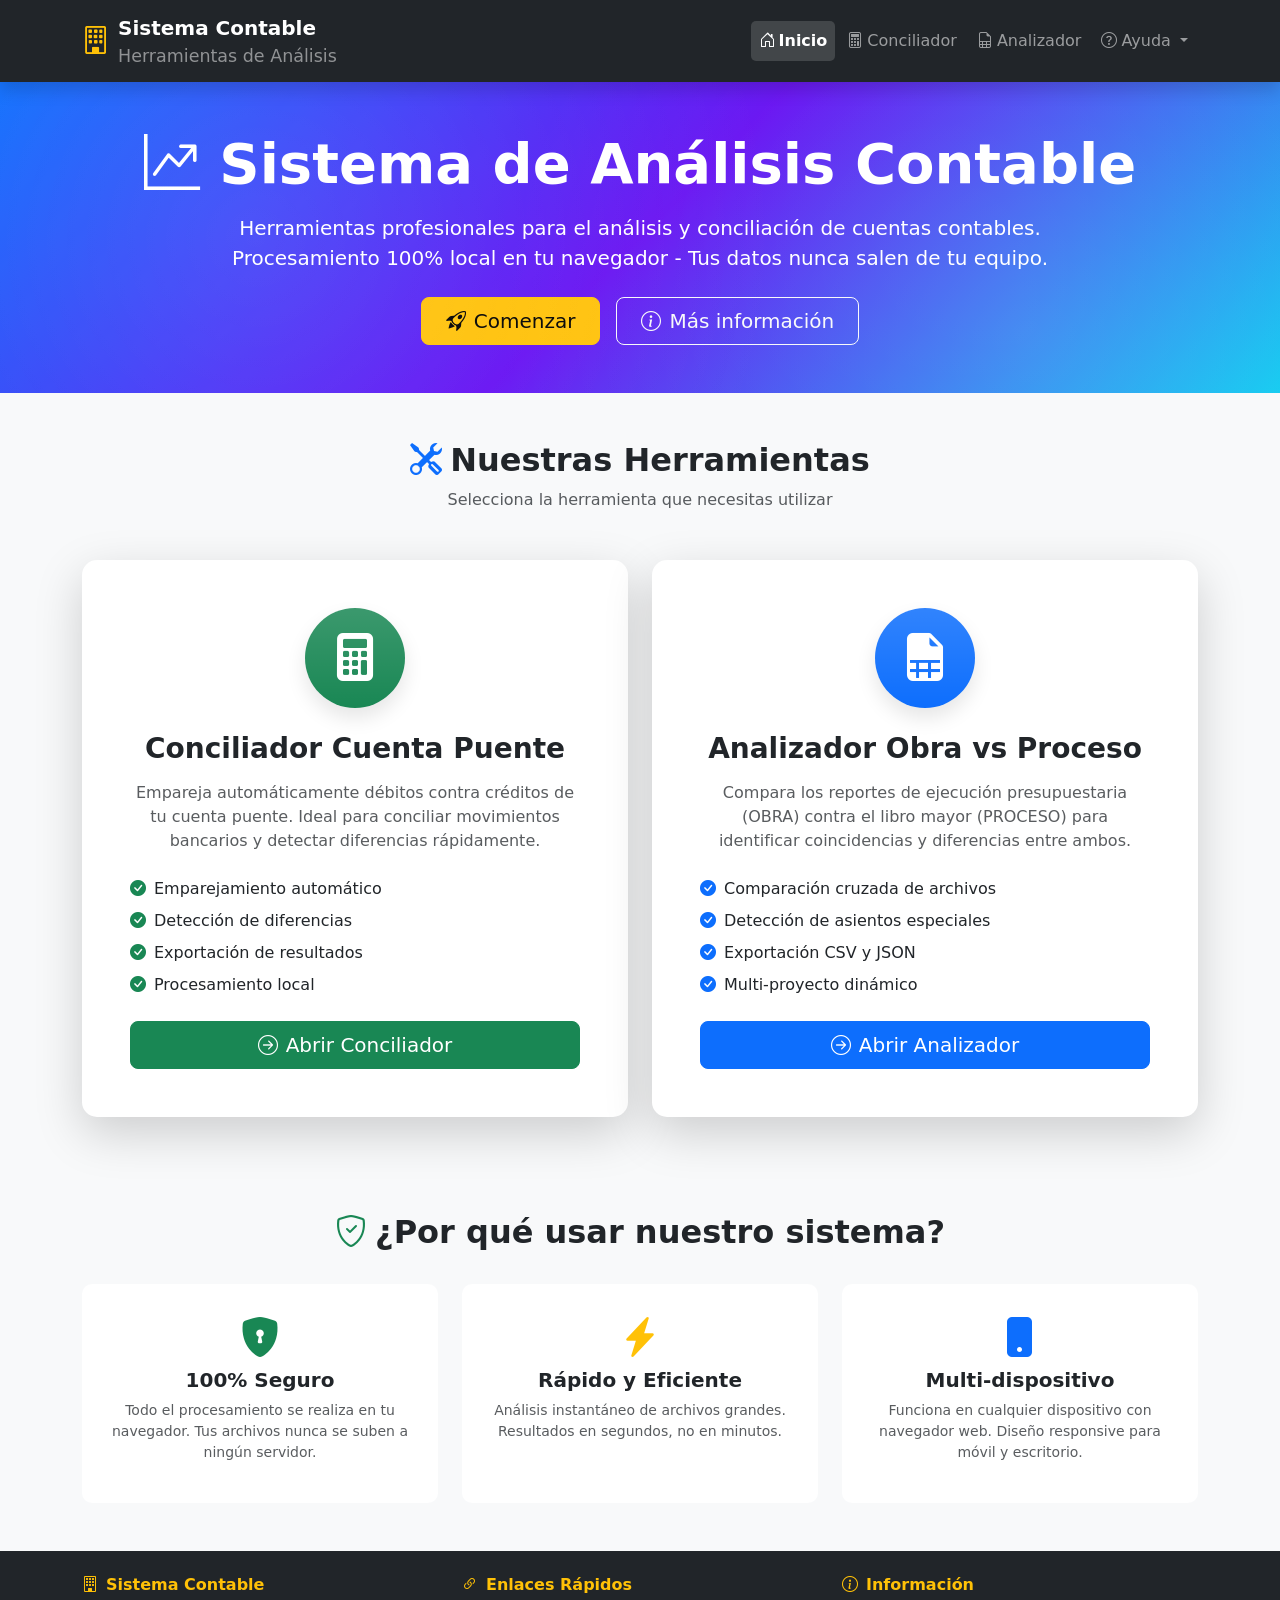
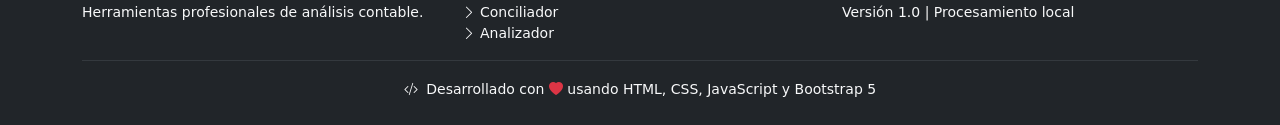
<file: index.html>
<!DOCTYPE html>
<html lang="es">
<head>
    <meta charset="UTF-8">
    <meta name="viewport" content="width=device-width, initial-scale=1.0">
    <title>Sistema Contable - Panel Principal</title>
    <link href="https://cdn.jsdelivr.net/npm/bootstrap@5.3.3/dist/css/bootstrap.min.css" rel="stylesheet">
    <link rel="stylesheet" href="https://cdn.jsdelivr.net/npm/bootstrap-icons@1.11.3/font/bootstrap-icons.css">
    <link href="css/dashboard.css" rel="stylesheet">
</head>
<body class="d-flex flex-column min-vh-100 bg-light">

    <!-- ============================================ -->
    <!-- NAVBAR COMPARTIDO -->
    <!-- ============================================ -->
    <nav class="navbar navbar-expand-lg navbar-dark bg-dark shadow sticky-top">
        <div class="container">
            <a class="navbar-brand d-flex align-items-center" href="index.html">
                <i class="bi bi-building fs-3 me-2 text-warning"></i>
                <div>
                    <div class="fw-bold">Sistema Contable</div>
                    <small class="text-white-50 d-none d-md-block">Herramientas de Análisis</small>
                </div>
            </a>
            <button class="navbar-toggler" type="button" data-bs-toggle="collapse" data-bs-target="#navbarMain">
                <span class="navbar-toggler-icon"></span>
            </button>
            <div class="collapse navbar-collapse" id="navbarMain">
                <ul class="navbar-nav ms-auto">
                    <li class="nav-item">
                        <a class="nav-link active" href="index.html">
                            <i class="bi bi-house-door me-1"></i>Inicio
                        </a>
                    </li>
                    <li class="nav-item">
                        <a class="nav-link" href="conciliador.html">
                            <i class="bi bi-calculator me-1"></i>Conciliador
                        </a>
                    </li>
                    <li class="nav-item">
                        <a class="nav-link" href="analizador.html">
                            <i class="bi bi-file-earmark-spreadsheet me-1"></i>Analizador
                        </a>
                    </li>
                    <li class="nav-item dropdown">
                        <a class="nav-link dropdown-toggle" href="#" role="button" data-bs-toggle="dropdown">
                            <i class="bi bi-question-circle me-1"></i>Ayuda
                        </a>
                        <ul class="dropdown-menu dropdown-menu-end">
                            <li><a class="dropdown-item" href="#"><i class="bi bi-book me-2"></i>Documentación</a></li>
                            <li><a class="dropdown-item" href="#"><i class="bi bi-info-circle me-2"></i>Acerca de</a></li>
                        </ul>
                    </li>
                </ul>
            </div>
        </div>
    </nav>

    <!-- ============================================ -->
    <!-- HERO SECTION -->
    <!-- ============================================ -->
    <section class="hero-section text-white text-center py-5">
        <div class="container">
            <h1 class="display-4 fw-bold mb-3">
                <i class="bi bi-graph-up-arrow"></i> Sistema de Análisis Contable
            </h1>
            <p class="lead mb-4">
                Herramientas profesionales para el análisis y conciliación de cuentas contables.
                <br>Procesamiento 100% local en tu navegador - Tus datos nunca salen de tu equipo.
            </p>
            <div class="d-flex justify-content-center gap-3 flex-wrap">
                <a href="#herramientas" class="btn btn-warning btn-lg px-4">
                    <i class="bi bi-rocket-takeoff me-2"></i>Comenzar
                </a>
                <a href="#info" class="btn btn-outline-light btn-lg px-4">
                    <i class="bi bi-info-circle me-2"></i>Más información
                </a>
            </div>
        </div>
    </section>

    <!-- ============================================ -->
    <!-- CONTENIDO PRINCIPAL -->
    <!-- ============================================ -->
    <main class="flex-grow-1">
        <div class="container py-5" id="herramientas">
            
            <!-- Título de sección -->
            <div class="text-center mb-5">
                <h2 class="fw-bold">
                    <i class="bi bi-tools text-primary me-2"></i>Nuestras Herramientas
                </h2>
                <p class="text-muted">Selecciona la herramienta que necesitas utilizar</p>
            </div>

            <!-- Tarjetas de herramientas -->
            <div class="row g-4">
                
                <!-- Tarjeta 1: Conciliador -->
                <div class="col-md-6">
                    <div class="card tool-card h-100 border-0 shadow-lg">
                        <div class="card-body p-5 text-center">
                            <div class="icon-wrapper bg-success bg-gradient mb-4">
                                <i class="bi bi-calculator-fill"></i>
                            </div>
                            <h3 class="card-title fw-bold mb-3">Conciliador Cuenta Puente</h3>
                            <p class="card-text text-muted mb-4">
                                Empareja automáticamente débitos contra créditos de tu cuenta puente. 
                                Ideal para conciliar movimientos bancarios y detectar diferencias rápidamente.
                            </p>
                            <ul class="list-unstyled text-start mb-4">
                                <li class="mb-2"><i class="bi bi-check-circle-fill text-success me-2"></i>Emparejamiento automático</li>
                                <li class="mb-2"><i class="bi bi-check-circle-fill text-success me-2"></i>Detección de diferencias</li>
                                <li class="mb-2"><i class="bi bi-check-circle-fill text-success me-2"></i>Exportación de resultados</li>
                                <li class="mb-2"><i class="bi bi-check-circle-fill text-success me-2"></i>Procesamiento local</li>
                            </ul>
                            <a href="conciliador.html" class="btn btn-success btn-lg w-100">
                                <i class="bi bi-arrow-right-circle me-2"></i>Abrir Conciliador
                            </a>
                        </div>
                    </div>
                </div>

                <!-- Tarjeta 2: Analizador -->
                <div class="col-md-6">
                    <div class="card tool-card h-100 border-0 shadow-lg">
                        <div class="card-body p-5 text-center">
                            <div class="icon-wrapper bg-primary bg-gradient mb-4">
                                <i class="bi bi-file-earmark-spreadsheet-fill"></i>
                            </div>
                            <h3 class="card-title fw-bold mb-3">Analizador Obra vs Proceso</h3>
                            <p class="card-text text-muted mb-4">
                                Compara los reportes de ejecución presupuestaria (OBRA) contra el libro mayor 
                                (PROCESO) para identificar coincidencias y diferencias entre ambos.
                            </p>
                            <ul class="list-unstyled text-start mb-4">
                                <li class="mb-2"><i class="bi bi-check-circle-fill text-primary me-2"></i>Comparación cruzada de archivos</li>
                                <li class="mb-2"><i class="bi bi-check-circle-fill text-primary me-2"></i>Detección de asientos especiales</li>
                                <li class="mb-2"><i class="bi bi-check-circle-fill text-primary me-2"></i>Exportación CSV y JSON</li>
                                <li class="mb-2"><i class="bi bi-check-circle-fill text-primary me-2"></i>Multi-proyecto dinámico</li>
                            </ul>
                            <a href="analizador.html" class="btn btn-primary btn-lg w-100">
                                <i class="bi bi-arrow-right-circle me-2"></i>Abrir Analizador
                            </a>
                        </div>
                    </div>
                </div>
            </div>

            <!-- Sección de características -->
            <div class="row mt-5 pt-5" id="info">
                <div class="col-12 text-center mb-4">
                    <h2 class="fw-bold">
                        <i class="bi bi-shield-check text-success me-2"></i>¿Por qué usar nuestro sistema?
                    </h2>
                </div>
                <div class="col-md-4">
                    <div class="card border-0 h-100 feature-card">
                        <div class="card-body text-center p-4">
                            <i class="bi bi-shield-lock-fill fs-1 text-success mb-3"></i>
                            <h5 class="fw-bold">100% Seguro</h5>
                            <p class="text-muted small">
                                Todo el procesamiento se realiza en tu navegador. 
                                Tus archivos nunca se suben a ningún servidor.
                            </p>
                        </div>
                    </div>
                </div>
                <div class="col-md-4">
                    <div class="card border-0 h-100 feature-card">
                        <div class="card-body text-center p-4">
                            <i class="bi bi-lightning-charge-fill fs-1 text-warning mb-3"></i>
                            <h5 class="fw-bold">Rápido y Eficiente</h5>
                            <p class="text-muted small">
                                Análisis instantáneo de archivos grandes. 
                                Resultados en segundos, no en minutos.
                            </p>
                        </div>
                    </div>
                </div>
                <div class="col-md-4">
                    <div class="card border-0 h-100 feature-card">
                        <div class="card-body text-center p-4">
                            <i class="bi bi-phone-fill fs-1 text-primary mb-3"></i>
                            <h5 class="fw-bold">Multi-dispositivo</h5>
                            <p class="text-muted small">
                                Funciona en cualquier dispositivo con navegador web. 
                                Diseño responsive para móvil y escritorio.
                            </p>
                        </div>
                    </div>
                </div>
            </div>

        </div>
    </main>

    <!-- ============================================ -->
    <!-- FOOTER COMPARTIDO -->
    <!-- ============================================ -->
    <footer class="bg-dark text-white py-4 mt-auto">
        <div class="container">
            <div class="row">
                <div class="col-md-4 mb-3 mb-md-0">
                    <h6 class="fw-bold text-warning">
                        <i class="bi bi-building me-2"></i>Sistema Contable
                    </h6>
                    <p class="small mb-0 text-light">
                        Herramientas profesionales de análisis contable.
                    </p>
                </div>
                <div class="col-md-4 mb-3 mb-md-0">
                    <h6 class="fw-bold text-warning">
                        <i class="bi bi-link-45deg me-2"></i>Enlaces Rápidos
                    </h6>
                    <ul class="list-unstyled small mb-0">
                        <li><a href="conciliador.html" class="text-light text-decoration-none"><i class="bi bi-chevron-right me-1"></i>Conciliador</a></li>
                        <li><a href="analizador.html" class="text-light text-decoration-none"><i class="bi bi-chevron-right me-1"></i>Analizador</a></li>
                    </ul>
                </div>
                <div class="col-md-4">
                    <h6 class="fw-bold text-warning">
                        <i class="bi bi-info-circle me-2"></i>Información
                    </h6>
                    <p class="small mb-0 text-light">
                        Versión 1.0 | Procesamiento local
                    </p>
                </div>
            </div>
            <hr class="my-3 border-secondary">
            <div class="text-center">
                <small class="text-light">
                    <i class="bi bi-code-slash me-1"></i>
                    Desarrollado con <i class="bi bi-heart-fill text-danger"></i> usando HTML, CSS, JavaScript y Bootstrap 5
                </small>
            </div>
        </div>
    </footer>

    <!-- Botón volver arriba -->
    <button id="btnTop" class="btn btn-primary shadow" style="display: none; position: fixed; bottom: 30px; right: 30px; z-index: 1000; border-radius: 50%; width: 50px; height: 50px;" onclick="window.scrollTo({top: 0, behavior: 'smooth'})">
        <i class="bi bi-arrow-up"></i>
    </button>

    <script src="https://cdn.jsdelivr.net/npm/bootstrap@5.3.3/dist/js/bootstrap.bundle.min.js"></script>
    <script>
        window.addEventListener('scroll', () => {
            const btnTop = document.getElementById('btnTop');
            btnTop.style.display = window.scrollY > 300 ? 'block' : 'none';
        });
    </script>
</body>
</html>
</file>
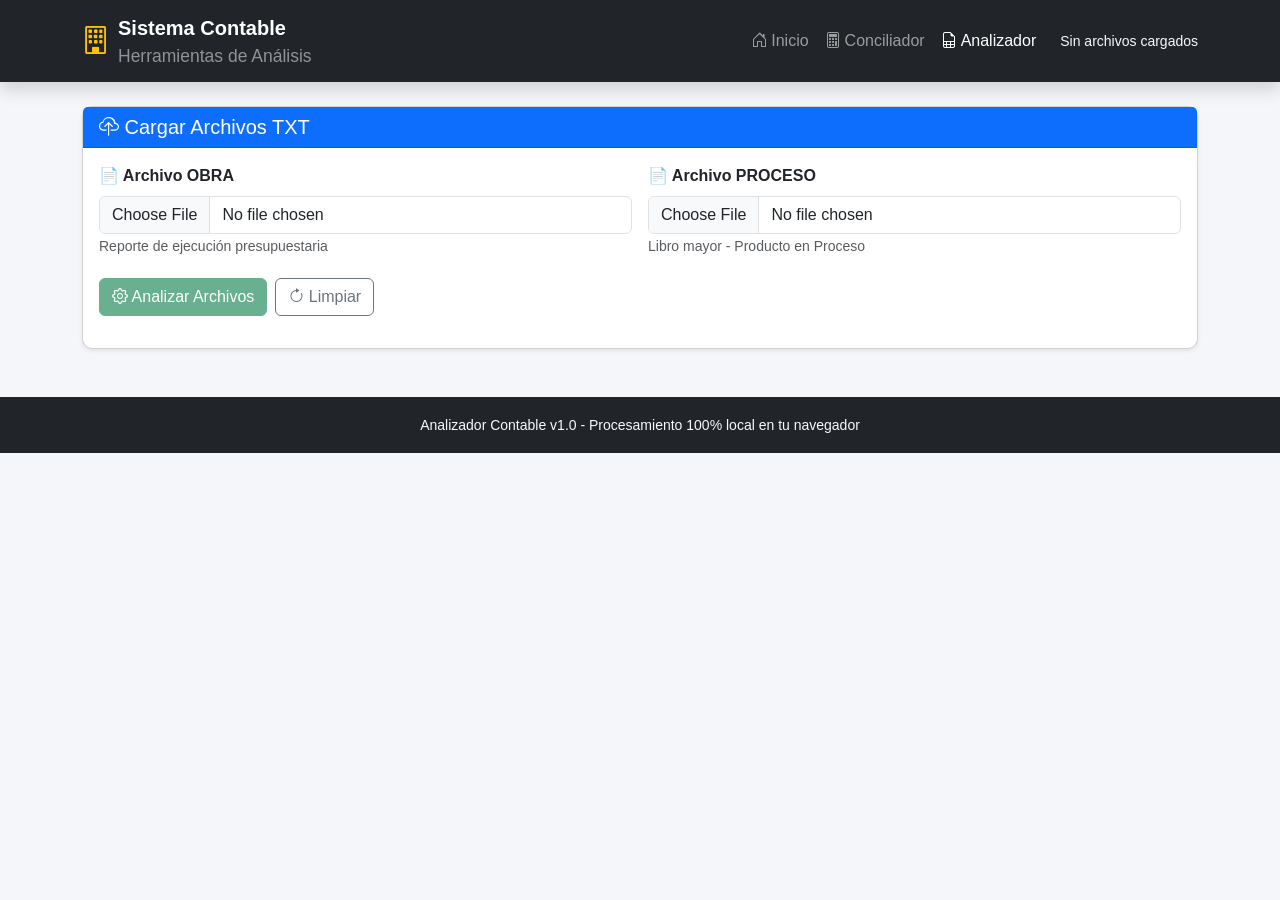
<file: analizador.html>
<!DOCTYPE html>
<html lang="es">
<head>
    <meta charset="UTF-8">
    <meta name="viewport" content="width=device-width, initial-scale=1.0">
    <title>Analizador Contable - Obra vs Proceso</title>
    <link href="https://cdn.jsdelivr.net/npm/bootstrap@5.3.2/dist/css/bootstrap.min.css" rel="stylesheet">
    <link href="https://cdn.jsdelivr.net/npm/bootstrap-icons@1.11.1/font/bootstrap-icons.css" rel="stylesheet">
    <link href="css/styles.css" rel="stylesheet">
</head>
<body>
    <!-- Navbar con menú de navegación -->
    <nav class="navbar navbar-expand-lg navbar-dark bg-dark shadow sticky-top">
        <div class="container">
            <a class="navbar-brand d-flex align-items-center" href="index.html">
                <i class="bi bi-building fs-3 me-2 text-warning"></i>
                <div>
                    <div class="fw-bold">Sistema Contable</div>
                    <small class="text-white-50 d-none d-md-block">Herramientas de Análisis</small>
                </div>
            </a>
            <button class="navbar-toggler" type="button" data-bs-toggle="collapse" data-bs-target="#navbarMain">
                <span class="navbar-toggler-icon"></span>
            </button>
            <div class="collapse navbar-collapse" id="navbarMain">
                <ul class="navbar-nav ms-auto">
                    <li class="nav-item">
                        <a class="nav-link" href="index.html">
                            <i class="bi bi-house-door me-1"></i>Inicio
                        </a>
                    </li>
                    <li class="nav-item">
                        <a class="nav-link" href="conciliador.html">
                            <i class="bi bi-calculator me-1"></i>Conciliador
                        </a>
                    </li>
                    <li class="nav-item">
                        <a class="nav-link active" href="analizador.html">
                            <i class="bi bi-file-earmark-spreadsheet me-1"></i>Analizador
                        </a>
                    </li>
                </ul>
            </div>
            <span class="text-light small ms-3 d-none d-lg-inline" id="infoProyecto">Sin archivos cargados</span>
        </div>
    </nav>

    <div class="container my-4">
        <!-- Sección de carga -->
        <div class="card mb-4 shadow-sm">
            <div class="card-header bg-primary text-white">
                <h5 class="mb-0"><i class="bi bi-cloud-upload"></i> Cargar Archivos TXT</h5>
            </div>
            <div class="card-body">
                <div class="row g-3">
                    <div class="col-md-6">
                        <label class="form-label fw-bold">📄 Archivo OBRA</label>
                        <input type="file" class="form-control" id="fileObra" accept=".txt">
                        <small class="text-muted">Reporte de ejecución presupuestaria</small>
                        <div id="obraStatus" class="mt-1"></div>
                    </div>
                    <div class="col-md-6">
                        <label class="form-label fw-bold">📄 Archivo PROCESO</label>
                        <input type="file" class="form-control" id="fileProceso" accept=".txt">
                        <small class="text-muted">Libro mayor - Producto en Proceso</small>
                        <div id="procesoStatus" class="mt-1"></div>
                    </div>
                </div>
                <div class="mt-3 d-flex gap-2">
                    <button class="btn btn-success" id="btnAnalizar" disabled>
                        <i class="bi bi-gear"></i> Analizar Archivos
                    </button>
                    <button class="btn btn-outline-secondary" id="btnLimpiar">
                        <i class="bi bi-arrow-clockwise"></i> Limpiar
                    </button>
                </div>
                <div id="alertContainer" class="mt-3"></div>
            </div>
        </div>

        <!-- Resultados -->
        <div id="resultados" style="display:none;">
            <!-- Resumen general -->
            <div class="row g-3 mb-4">
                <div class="col-md-3">
                    <div class="card text-bg-primary shadow-sm h-100">
                        <div class="card-body">
                            <h6 class="card-title">Total OBRA</h6>
                            <h3 id="totalObra" class="mb-0">-</h3>
                        </div>
                    </div>
                </div>
                <div class="col-md-3">
                    <div class="card text-bg-info shadow-sm h-100">
                        <div class="card-body">
                            <h6 class="card-title">Total PROCESO</h6>
                            <h3 id="totalProceso" class="mb-0">-</h3>
                        </div>
                    </div>
                </div>
                <div class="col-md-3">
                    <div class="card shadow-sm h-100" id="cardDiferencia">
                        <div class="card-body">
                            <h6 class="card-title">Diferencia</h6>
                            <h3 id="totalDiferencia" class="mb-0">-</h3>
                        </div>
                    </div>
                </div>
                <div class="col-md-3">
                    <div class="card text-bg-success shadow-sm h-100">
                        <div class="card-body">
                            <h6 class="card-title">Requisiciones Cuadradas</h6>
                            <h3 id="totalCuadradas" class="mb-0">-</h3>
                        </div>
                    </div>
                </div>
            </div>

            <!-- Tabs -->
            <ul class="nav nav-tabs" role="tablist">
                <li class="nav-item">
                    <button class="nav-link active" data-bs-toggle="tab" data-bs-target="#tabResumen">
                        <i class="bi bi-bar-chart"></i> Resumen
                    </button>
                </li>
                <li class="nav-item">
                    <button class="nav-link" data-bs-toggle="tab" data-bs-target="#tabCuadradas">
                        <i class="bi bi-check-circle"></i> Coincidencias
                    </button>
                </li>
                <li class="nav-item">
                    <button class="nav-link" data-bs-toggle="tab" data-bs-target="#tabDiferencias">
                        <i class="bi bi-exclamation-triangle"></i> Diferencias
                    </button>
                </li>
            </ul>

            <div class="tab-content border border-top-0 p-3 bg-white">
                <div class="tab-pane fade show active" id="tabResumen">
                    <div id="contenidoResumen"></div>
                </div>
                <div class="tab-pane fade" id="tabCuadradas">
                    <div id="contenidoCuadradas"></div>
                </div>
                <div class="tab-pane fade" id="tabDiferencias">
                    <div id="contenidoDiferencias"></div>
                </div>
            </div>

            <!-- Botones de exportación -->
            <div class="mt-3 d-flex gap-2">
                <button class="btn btn-outline-success" id="btnExportarCSV">
                    <i class="bi bi-download"></i> Exportar CSV
                </button>
                <button class="btn btn-outline-danger" id="btnExportarJSON">
                    <i class="bi bi-filetype-json"></i> Exportar JSON
                </button>
            </div>
        </div>
    </div>

    <footer class="bg-dark text-light text-center py-3 mt-5">
        <small>Analizador Contable v1.0 - Procesamiento 100% local en tu navegador</small>
    </footer>

    <script src="https://cdn.jsdelivr.net/npm/bootstrap@5.3.2/dist/js/bootstrap.bundle.min.js"></script>
    <!-- ⚠️ IMPORTANTE: Cambiado de js/app.js a js/analizador.js -->
    <script src="js/analizador.js"></script>
</body>
</html>
</file>
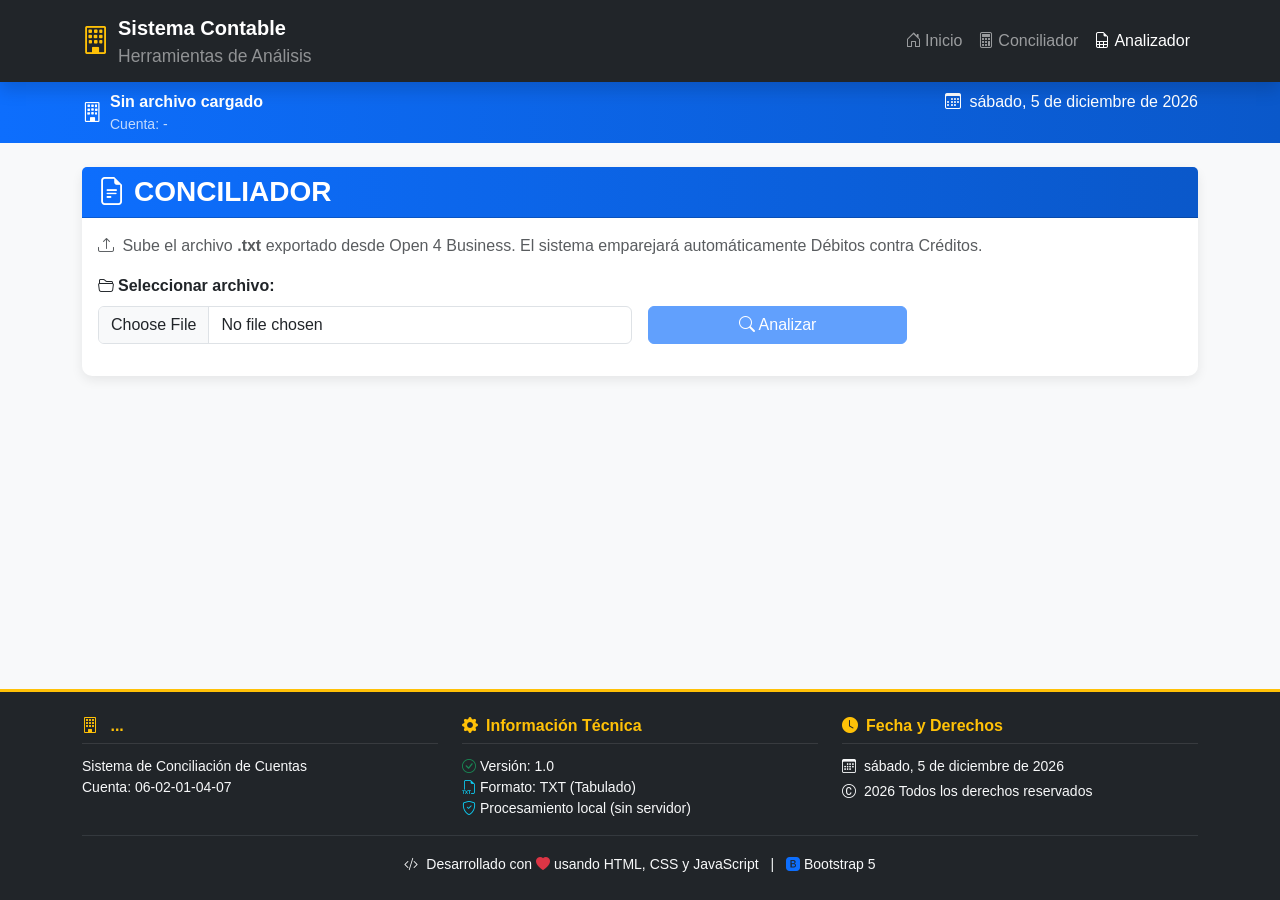
<file: conciliador.html>
<!DOCTYPE html>
<html lang="es">
<head>
    <meta charset="UTF-8">
    <meta name="viewport" content="width=device-width, initial-scale=1.0">
    <title>Conciliador Cuenta Puente</title>
    <!-- Bootstrap 5 CSS -->
    <link href="https://cdn.jsdelivr.net/npm/bootstrap@5.3.3/dist/css/bootstrap.min.css" rel="stylesheet">
    <!-- Bootstrap Icons -->
    <link rel="stylesheet" href="https://cdn.jsdelivr.net/npm/bootstrap-icons@1.11.3/font/bootstrap-icons.css">
    <!-- Nuestro CSS personalizado -->
    <link href="css/style.css" rel="stylesheet">
</head>
<body class="d-flex flex-column min-vh-100">

    <!-- ============================================ -->
    <!-- ENCABEZADO (NAVBAR) -->
    <!-- ============================================ -->
 <nav class="navbar navbar-expand-lg navbar-dark bg-dark shadow sticky-top">
    <div class="container">
        <a class="navbar-brand d-flex align-items-center" href="index.html">
            <i class="bi bi-building fs-3 me-2 text-warning"></i>
            <div>
                <div class="fw-bold">Sistema Contable</div>
                <small class="text-white-50 d-none d-md-block">Herramientas de Análisis</small>
            </div>
        </a>
        <button class="navbar-toggler" type="button" data-bs-toggle="collapse" data-bs-target="#navbarMain">
            <span class="navbar-toggler-icon"></span>
        </button>
        <div class="collapse navbar-collapse" id="navbarMain">
            <ul class="navbar-nav ms-auto">
                <li class="nav-item">
                    <a class="nav-link" href="index.html">
                        <i class="bi bi-house-door me-1"></i>Inicio
                    </a>
                </li>
              <li class="nav-item">
    <a class="nav-link" href="conciliador.html">
        <i class="bi bi-calculator me-1"></i>Conciliador
    </a>
</li>
<li class="nav-item">
    <a class="nav-link active" href="analizador.html">
        <i class="bi bi-file-earmark-spreadsheet me-1"></i>Analizador
    </a>
</li>
            </ul>
        </div>
    </div>
</nav>

    <!-- Banner informativo con datos del archivo -->
    <div class="bg-primary text-white py-2">
        <div class="container">
            <div class="row">
                <div class="col-md-8">
                    <div class="d-flex align-items-center">
                        <i class="bi bi-building me-2 fs-5"></i>
                        <div>
                            <div id="lblEmpresa" class="fw-bold">Sin archivo cargado</div>
                            <div id="lblCuenta" class="small opacity-75">Cuenta: -</div>
                        </div>
                    </div>
                </div>
                <div class="col-md-4 text-end">
                    <div class="d-flex align-items-center justify-content-end">
                        <i class="bi bi-calendar3 me-2"></i>
                        <span id="fechaActual"></span>
                    </div>
                </div>
            </div>
        </div>
    </div>

    <!-- ============================================ -->
    <!-- CONTENIDO PRINCIPAL -->
    <!-- ============================================ -->
    <main class="flex-grow-1">
        <div class="container py-4">
            
            <!-- Encabezado y Carga de Archivo -->
            <div class="card card-shadow mb-4">
                <div class="card-header bg-primary text-white">
                    <h3 class="mb-0"><i class="bi bi-file-earmark-text me-2"></i>CONCILIADOR</h3>
                </div>
                <div class="card-body">
                    <p class="text-muted mb-3">
                        <i class="bi bi-upload me-1"></i>
                        Sube el archivo <strong>.txt</strong> exportado desde Open 4 Business. El sistema emparejará automáticamente Débitos contra Créditos.
                    </p>
                    <div class="row g-3 align-items-end">
                        <div class="col-md-6">
                            <label for="fileInput" class="form-label fw-bold">
                                <i class="bi bi-folder2-open me-1"></i>Seleccionar archivo:
                            </label>
                            <input type="file" id="fileInput" class="form-control" accept=".txt">
                        </div>
                        <div class="col-md-3">
                            <button id="btnAnalizar" class="btn btn-primary w-100" disabled>
                                <i class="bi bi-search me-1"></i>Analizar
                            </button>
                        </div>
                        <div class="col-md-3">
                            <button id="btnLimpiar" class="btn btn-outline-secondary w-100" style="display: none;">
                                <i class="bi bi-eraser-fill me-1"></i>Limpiar
                            </button>
                        </div>
                    </div>
                    <div id="alertContainer" class="mt-3"></div>
                </div>
            </div>

            <!-- Sección de Resultados (Oculta al inicio) -->
            <div id="resultados" style="display: none;">
                
                <!-- Tarjetas de Resumen -->
                <div class="row g-3 mb-4">
                    <div class="col-md-4">
                        <div class="card text-white bg-success card-shadow text-center py-3">
                            <h6 class="mb-1"><i class="bi bi-arrow-down-circle me-1"></i>TOTAL DÉBITOS</h6>
                            <h2 class="mb-0" id="lblDebitos">0.00</h2>
                        </div>
                    </div>
                    <div class="col-md-4">
                        <div class="card text-white bg-danger card-shadow text-center py-3">
                            <h6 class="mb-1"><i class="bi bi-arrow-up-circle me-1"></i>TOTAL CRÉDITOS</h6>
                            <h2 class="mb-0" id="lblCreditos">0.00</h2>
                        </div>
                    </div>
                    <div class="col-md-4">
                        <div class="card text-white bg-secondary card-shadow text-center py-3" id="cardDiferencia">
                            <h6 class="mb-1"><i class="bi bi-dash-square me-1"></i>DIFERENCIA GLOBAL</h6>
                            <h2 class="mb-0" id="lblDiferencia">0.00</h2>
                        </div>
                    </div>
                </div>

                <!-- Tabla de Resultados -->
                <div class="card card-shadow">
                    <div class="card-header bg-dark text-white d-flex justify-content-between align-items-center">
                        <h5 class="mb-0">
                            <i class="bi bi-table me-2"></i>Emparejamiento Débitos vs Créditos 
                            (<span id="lblTotalParejas">0</span> parejas)
                        </h5>
                        <span class="badge bg-info"><i class="bi bi-sort-down me-1"></i>Orden: Monto Ascendente</span>
                    </div>
                    <div class="card-body p-0">
                        <div class="table-responsive">
                            <table class="table table-hover mb-0" id="tablaParejas">
                                <thead class="table-dark">
                                    <tr>
                                        <th>Fecha Débito</th>
                                        <th>Asiento Débito</th>
                                        <th>Descripción Débito</th>
                                        <th class="text-end">Monto Débito</th>
                                        <th class="text-end">Diferencia</th>
                                        <th class="text-end">Monto Crédito</th>
                                        <th>Descripción Crédito</th>
                                        <th>Asiento Crédito</th>
                                        <th>Fecha Crédito</th>
                                        <th class="text-center">Estado</th>
                                    </tr>
                                </thead>
                                <tbody id="tbodyParejas">
                                    <!-- Aquí JavaScript inyectará las filas -->
                                </tbody>
                            </table>
                        </div>
                    </div>
                </div>
            </div>
        </div>
    </main>

    <!-- ============================================ -->
    <!-- PIE DE PÁGINA (FOOTER) -->
    <!-- ============================================ -->
    <footer class="bg-dark text-white py-4 mt-auto">
        <div class="container">
            <div class="row">
                <!-- Columna 1: Información de la empresa -->
                <div class="col-md-4 mb-3 mb-md-0">
                    <h6 class="fw-bold text-warning">
                        <i class="bi bi-building me-2"></i><span id="footerEmpresa"> ... </span>
                    </h6>
                    <p class="small mb-0 text-light">
                        Sistema de Conciliación de Cuentas<br>
                        Cuenta: <span id="footerCuenta">06-02-01-04-07</span>
                    </p>
                </div>

                <!-- Columna 2: Información técnica -->
                <div class="col-md-4 mb-3 mb-md-0">
                    <h6 class="fw-bold text-warning">
                        <i class="bi bi-gear-fill me-2"></i>Información Técnica
                    </h6>
                    <ul class="list-unstyled small mb-0 text-light">
                        <li><i class="bi bi-check-circle me-1 text-success"></i>Versión: 1.0</li>
                        <li><i class="bi bi-filetype-txt me-1 text-info"></i>Formato: TXT (Tabulado)</li>
                        <li><i class="bi bi-shield-check me-1 text-info"></i>Procesamiento local (sin servidor)</li>
                    </ul>
                </div>

                <!-- Columna 3: Contacto y derechos -->
                <div class="col-md-4">
                    <h6 class="fw-bold text-warning">
                        <i class="bi bi-clock-fill me-2"></i>Fecha y Derechos
                    </h6>
                    <p class="small mb-1 text-light">
                        <i class="bi bi-calendar3 me-1"></i>
                        <span id="fechaFooter"></span>
                    </p>
                    <p class="small mb-0 text-light">
                        <i class="bi bi-c-circle me-1"></i> 2026 Todos los derechos reservados
                    </p>
                </div>
            </div>

            <!-- Línea divisoria y créditos -->
            <hr class="my-3 border-secondary">
            <div class="text-center">
                <small class="text-light">
                    <i class="bi bi-code-slash me-1"></i>
                    Desarrollado con <i class="bi bi-heart-fill text-danger"></i> usando HTML, CSS y JavaScript
                    <span class="mx-2">|</span>
                    <i class="bi bi-bootstrap-fill me-1 text-primary"></i>Bootstrap 5
                </small>
            </div>
        </div>
    </footer>

    <!-- Botón de "Volver arriba" -->
    <button id="btnTop" class="btn btn-primary btn-floating shadow" style="display: none; position: fixed; bottom: 30px; right: 30px; z-index: 1000; border-radius: 50%; width: 50px; height: 50px;" onclick="window.scrollTo({top: 0, behavior: 'smooth'})">
        <i class="bi bi-arrow-up"></i>
    </button>

    <!-- Bootstrap JS -->
    <script src="https://cdn.jsdelivr.net/npm/bootstrap@5.3.3/dist/js/bootstrap.bundle.min.js"></script>
    
    <!-- Nuestro JavaScript -->
    <script src="js/app.js"></script>

    <!-- Script para mostrar la fecha actual -->
    <script>
        // Mostrar fecha actual en el banner y footer
        const fecha = new Date();
        const opciones = { weekday: 'long', year: 'numeric', month: 'long', day: 'numeric' };
        const fechaFormateada = fecha.toLocaleDateString('es-ES', opciones);
        
        document.getElementById('fechaActual').textContent = fechaFormateada;
        document.getElementById('fechaFooter').textContent = fechaFormateada;

        // Mostrar/ocultar botón "Volver arriba"
        window.addEventListener('scroll', () => {
            const btnTop = document.getElementById('btnTop');
            if (window.scrollY > 300) {
                btnTop.style.display = 'block';
            } else {
                btnTop.style.display = 'none';
            }
        });
    </script>

</body>
</html>
</file>
<file: css/dashboard.css>
/* ============================================ */
/* HERO SECTION */
/* ============================================ */
.hero-section {
    background: linear-gradient(135deg, #0d6efd 0%, #6610f2 50%, #0dcaf0 100%);
    position: relative;
    overflow: hidden;
}

.hero-section::before {
    content: '';
    position: absolute;
    top: 0;
    left: 0;
    right: 0;
    bottom: 0;
    background-image: 
        radial-gradient(circle at 20% 50%, rgba(255,255,255,0.1) 0%, transparent 50%),
        radial-gradient(circle at 80% 80%, rgba(255,255,255,0.1) 0%, transparent 50%);
    pointer-events: none;
}

/* ============================================ */
/* TARJETAS DE HERRAMIENTAS */
/* ============================================ */
.tool-card {
    transition: all 0.3s ease;
    border-radius: 15px;
    overflow: hidden;
}

.tool-card:hover {
    transform: translateY(-10px);
    box-shadow: 0 20px 40px rgba(0,0,0,0.15) !important;
}

.icon-wrapper {
    width: 100px;
    height: 100px;
    border-radius: 50%;
    display: flex;
    align-items: center;
    justify-content: center;
    margin: 0 auto;
    box-shadow: 0 10px 20px rgba(0,0,0,0.1);
}

.icon-wrapper i {
    font-size: 3rem;
    color: white;
}

/* ============================================ */
/* TARJETAS DE CARACTERÍSTICAS */
/* ============================================ */
.feature-card {
    transition: all 0.3s ease;
    background: white;
    border-radius: 10px;
}

.feature-card:hover {
    transform: translateY(-5px);
    box-shadow: 0 10px 25px rgba(0,0,0,0.1);
}

/* ============================================ */
/* NAVBAR MEJORAS */
/* ============================================ */
.navbar {
    transition: all 0.3s ease;
}

.navbar .nav-link {
    transition: all 0.2s ease;
    padding: 0.5rem 1rem;
    border-radius: 5px;
    margin: 0 2px;
}

.navbar .nav-link:hover {
    background-color: rgba(255,255,255,0.1);
}

.navbar .nav-link.active {
    background-color: rgba(255,255,255,0.15);
    font-weight: 600;
}

/* ============================================ */
/* ANIMACIONES */
/* ============================================ */
@keyframes fadeInUp {
    from {
        opacity: 0;
        transform: translateY(30px);
    }
    to {
        opacity: 1;
        transform: translateY(0);
    }
}

.tool-card, .feature-card {
    animation: fadeInUp 0.6s ease-out;
}

/* ============================================ */
/* RESPONSIVE */
/* ============================================ */
@media (max-width: 768px) {
    .hero-section h1 {
        font-size: 2rem;
    }
    
    .icon-wrapper {
        width: 80px;
        height: 80px;
    }
    
    .icon-wrapper i {
        font-size: 2.5rem;
    }
    
    .tool-card .card-body {
        padding: 2rem !important;
    }
}
</file>
<file: css/styles.css>
body {
    background-color: #f4f6f9;
    font-family: 'Segoe UI', Tahoma, sans-serif;
}

.card {
    border-radius: 10px;
    transition: transform 0.2s;
}

.card:hover {
    transform: translateY(-2px);
}

.table-responsive {
    max-height: 500px;
    overflow-y: auto;
}

.table thead th {
    position: sticky;
    top: 0;
    background: #343a40;
    color: white;
    z-index: 1;
}

.monto-positivo { color: #198754; font-weight: bold; }
.monto-negativo { color: #dc3545; font-weight: bold; }
.monto-cero { color: #6c757d; }

.animacion-carga {
    animation: fadeIn 0.5s ease-in;
}

@keyframes fadeIn {
    from { opacity: 0; transform: translateY(10px); }
    to { opacity: 1; transform: translateY(0); }
}

.alerta-info {
    background-color: #cff4fc;
    border-left: 5px solid #0dcaf0;
    padding: 1rem;
    border-radius: 5px;
}

.alerta-warning {
    background-color: #fff3cd;
    border-left: 5px solid #ffc107;
    padding: 1rem;
    border-radius: 5px;
}

.alerta-danger {
    background-color: #f8d7da;
    border-left: 5px solid #dc3545;
    padding: 1rem;
    border-radius: 5px;
}

#infoProyecto {
    transition: all 0.3s ease;
}

#infoProyecto strong {
    color: #ffc107;
}
</file>
<file: css/style.css>
/* css/style.css - Estilos personalizados del Analizador */

/* Fondo general de la página */
body { 
    background-color: #f8f9fa; 
    font-family: 'Segoe UI', Tahoma, Geneva, Verdana, sans-serif;
}

/* Sombra suave para las tarjetas */
.card-shadow { 
    box-shadow: 0 4px 12px rgba(0,0,0,0.08); 
    border: none; 
    border-radius: 10px;
}

/* ===== COLORES DE FILAS DE LA TABLA ===== */
.fila-verde { 
    background-color: #d1e7dd !important; 
}

.fila-amarilla { 
    background-color: #fff3cd !important; 
}

.fila-roja { 
    background-color: #f8d7da !important; 
    font-weight: 600; 
}

/* ===== COLORES DE MONTOS ===== */
.monto-debito { 
    color: #0d6efd; 
    font-weight: bold; 
}

.monto-credito { 
    color: #dc3545; 
    font-weight: bold; 
}

/* ===== TOOLTIPS PERSONALIZADOS ===== */
.tooltip-inner { 
    max-width: 350px; 
    text-align: left; 
    background-color: #343a40; 
    padding: 12px;
    border-radius: 8px;
}

/* ===== ENCABEZADOS DE TARJETAS ===== */
.card-header h3 {
    font-weight: 600;
}

/* ===== FOOTER MEJORADO ===== */
footer {
    border-top: 3px solid #ffc107;
}

footer h6 {
    border-bottom: 1px solid rgba(255,255,255,0.1);
    padding-bottom: 8px;
    margin-bottom: 12px;
}

/* ===== BOTÓN FLOTANTE "VOLVER ARRIBA" ===== */
#btnTop {
    transition: all 0.3s ease;
    opacity: 0.9;
}

#btnTop:hover {
    opacity: 1;
    transform: translateY(-5px);
}

/* ===== NAVBAR MEJORADO ===== */
.navbar-brand:hover {
    color: #ffc107 !important;
}

.navbar .nav-link {
    transition: color 0.3s ease;
}

.navbar .nav-link:hover {
    color: #ffc107 !important;
}

/* ===== BANNER INFORMATIVO ===== */
.bg-primary {
    background: linear-gradient(90deg, #0d6efd 0%, #0a58ca 100%) !important;
}

/* ===== TARJETAS CON EFECTO HOVER ===== */
.card {
    transition: transform 0.2s ease;
}

.card:hover {
    transform: translateY(-2px);
}

/* ===== RESPONSIVE PARA MÓVILES (TODO EN UN SOLO BLOQUE) ===== */
@media (max-width: 768px) {
    /* Tarjetas */
    .card-body h2 {
        font-size: 1.5rem;
    }
    
    /* Tablas */
    table {
        font-size: 0.85rem;
    }
    
    /* Footer */
    footer .col-md-4 {
        text-align: center;
    }
    
    /* Navbar */
    .navbar-brand {
        font-size: 1rem;
    }
}
</file>
